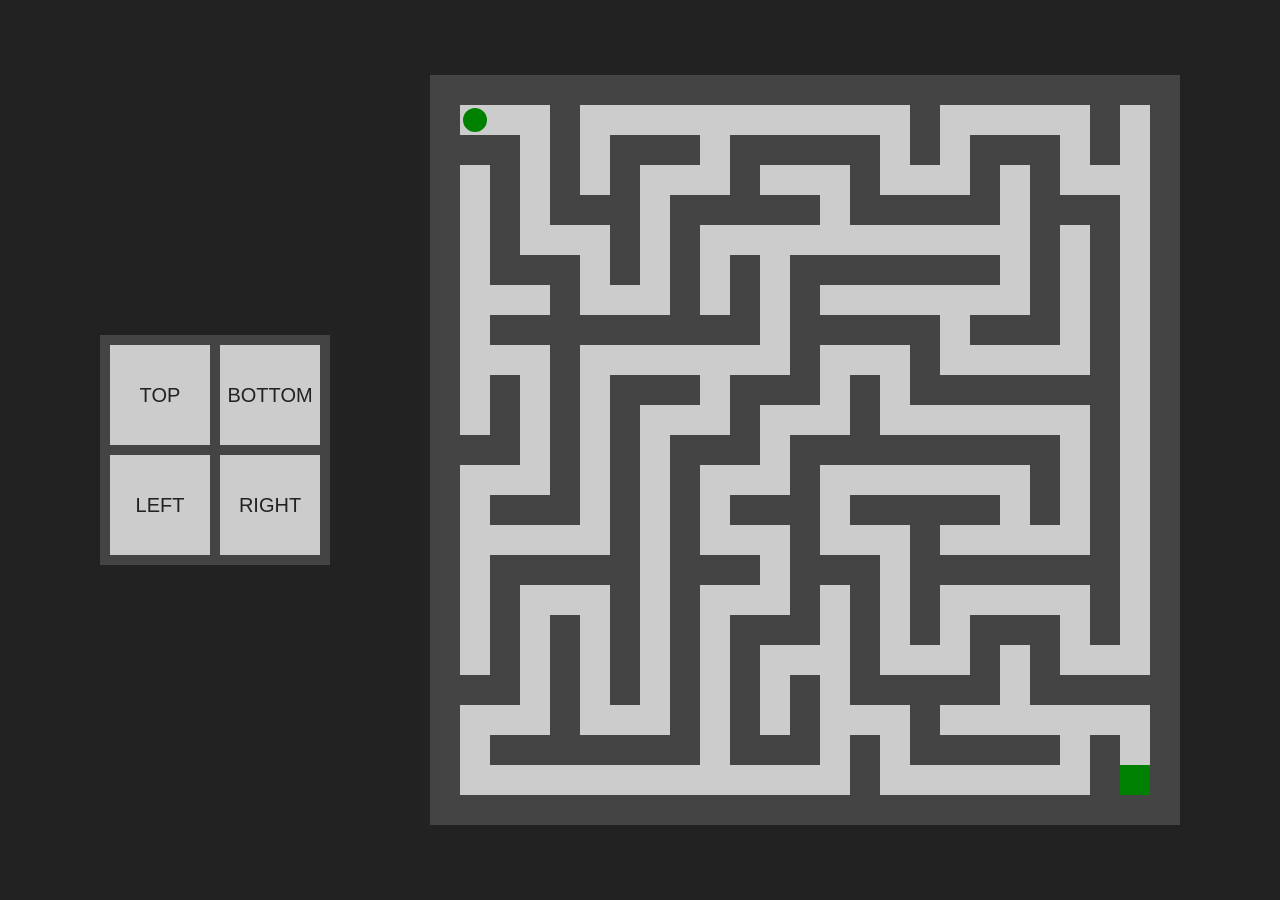
<file: JS_Mini_Projects/Projects/algo-maze.html>
<!DOCTYPE html>
<html lang="en">
<head>
    <meta charset="UTF-8">
    <meta name="viewport" content="width=device-width, initial-scale=1.0">
    <title>algo maze</title>
    <style>
        *{
            box-sizing: border-box;
            margin: 0;
            padding: 0;
        }
        body {
            background-color: #222;
            height: 100vh;
            display: flex;
            align-items: center;
            justify-content: center;
            gap: 100px;
        }
        #grid {
            background-color: aliceblue;
            display: grid;
            grid-template-columns: repeat(23, 30px);
            grid-template-rows: repeat(23, 30px);
            border: 30px solid #444;
            position: relative;
            cursor: cell;
        }
        .eff1 {
            background-color: #444;
        }
        .eff0 {
            background-color: #ccc;
        }
        #start {
            height: 30px;
            width: 30px;
            border: 3px solid #ccc;
            background-color: green;
            border-radius: 50%;
            top: 0; left: 0;
            position: absolute;
            z-index: 10;
            transition: 0.3s;
        }
        #end {
            height: 30px;
            width: 30px;
            background-color: green;
            bottom: 0; right: 0;
            position: absolute;
            z-index: 10;
        }
        .btns {
            background-color: #444;
            display: grid;
            grid-template-columns: repeat(2, 100px);
            grid-template-rows: repeat(2, 100px);
            padding: 10px;
            gap: 10px;
        }
        .btns div {
            background-color: #ccc;
            display: flex;
            align-items: center;
            justify-content: center;
            text-transform: uppercase;
            font-family:'Gill Sans', 'Gill Sans MT', Calibri, 'Trebuchet MS', sans-serif;
            font-size: 20px;
            color: #222;
            cursor: pointer;
            transition: 0.4s;
        }
        .btns div:hover {
            background-color: #444;
            color: #ccc;
        }
        p {
            color: rgb(250, 72, 72);
            font-family: system-ui;
            font-size: 20px;
            text-transform: uppercase;
            font-weight: 900;
            text-align: center;
            margin-bottom: 50px;
            display: none;
        }
    </style>
</head>
<body>

    <div class="dashboard">
        <p id="msg">maze completed !</p>
        <div class="btns">
            <div id="top">top</div>
            <div id="bottom">bottom</div>
            <div id="left">left</div>
            <div id="right">right</div>
        </div>
    </div>
    <div id="grid"></div>

    <script>

        let grid = document.getElementById("grid");
        let maze = [];
        for (let i = 0 ; i < 23 ; i++) {
            let row = [];
            for (let j = 0; j < 23; j++) {
                row[j] = 1;
            }
            maze.push(row);
        }
        maze[0][0] = 0;
        let stack = [];
        stack.push([0, 0]);
        while (stack.length > 0) {
            let last = [stack[stack.length - 1][0], stack[stack.length - 1][1]];
            let neighbors = [];
            if (last[0] - 2 >= 0 && maze[last[0] - 2][last[1]] == 1)
                neighbors.push([last[0] - 2, last[1]]);
            if (last[0] + 2 <= 22 && maze[last[0] + 2][last[1]] == 1)
                neighbors.push([last[0] + 2, last[1]]);
            if (last[1] - 2 >= 0 && maze[last[0]][last[1] - 2] == 1)
                neighbors.push([last[0], last[1] - 2]);
            if (last[1] + 2 <= 22 && maze[last[0]][last[1] + 2] == 1)
                neighbors.push([last[0], last[1] + 2]);
            if (neighbors.length > 0) {
                let mid = [];
                let index = Math.floor(Math.random() * neighbors.length);
                mid.push((last[0] + neighbors[index][0]) / 2);
                mid.push((last[1] + neighbors[index][1]) / 2);
                maze[neighbors[index][0]][neighbors[index][1]] = 0;
                maze[mid[0]][mid[1]] = 0;
                stack.push(neighbors[index])
            } else {
                stack.pop();
            }
            show_maze();
        }

        function show_maze() {
            let boxs = `<div id="start"></div><div id="end"></div>`;
            for (let i = 0 ; i < 23 ; i++) {
                for (let j = 0 ; j < 23 ; j++)
                    boxs += `<div class="box eff${maze[i][j]}"></div>`;
            };
            grid.innerHTML = boxs;
        }
        show_maze();


        /////////////////////////////////////////////////////////


        let Top = document.getElementById("top");
        let Bottom = document.getElementById("bottom");
        let Left = document.getElementById("left");
        let Right = document.getElementById("right");
        let msg = document.getElementById("msg");

        let x = 0;
        let y = 0;

        function move(dir) {    
            if (dir == "top") {
                if (y - 1 < 0 || maze[y - 1][x] == 1) return ;
                y = y - 1;
            } else if (dir == "bottom") {
                if (y + 1 > 22 || maze[y + 1][x] == 1) return ;
                 y = y + 1;
            } else if (dir == "left") {
                if (x - 1 < 0 || maze[y][x - 1] == 1) return ;
                x = x - 1;
            } else if (dir == "right") {
                if (x + 1 > 22 || maze[y][x + 1] == 1) return ;
                x = x + 1;
            }
            document.getElementById('start').style.transform = `translate(${x * 30}px, ${y * 30}px)`;
            if (y == 22 && x == 22) {
                msg.style.display = "flex";
                setTimeout( () => {
                    location.reload();
                }, 2000)
            }
        }


        Top.onclick = () => move("top");
        Bottom.onclick = () => move("bottom");
        Left.onclick = () => move("left");
        Right.onclick = () => move("right");

        document.addEventListener('keydown', (e)=> {
            if (e.key === "ArrowUp") move("top");
            if (e.key === "ArrowDown") move("bottom");
            if (e.key === "ArrowLeft") move("left");
            if (e.key === "ArrowRight") move("right");
        });


    </script>
</body>
</html>
</file>
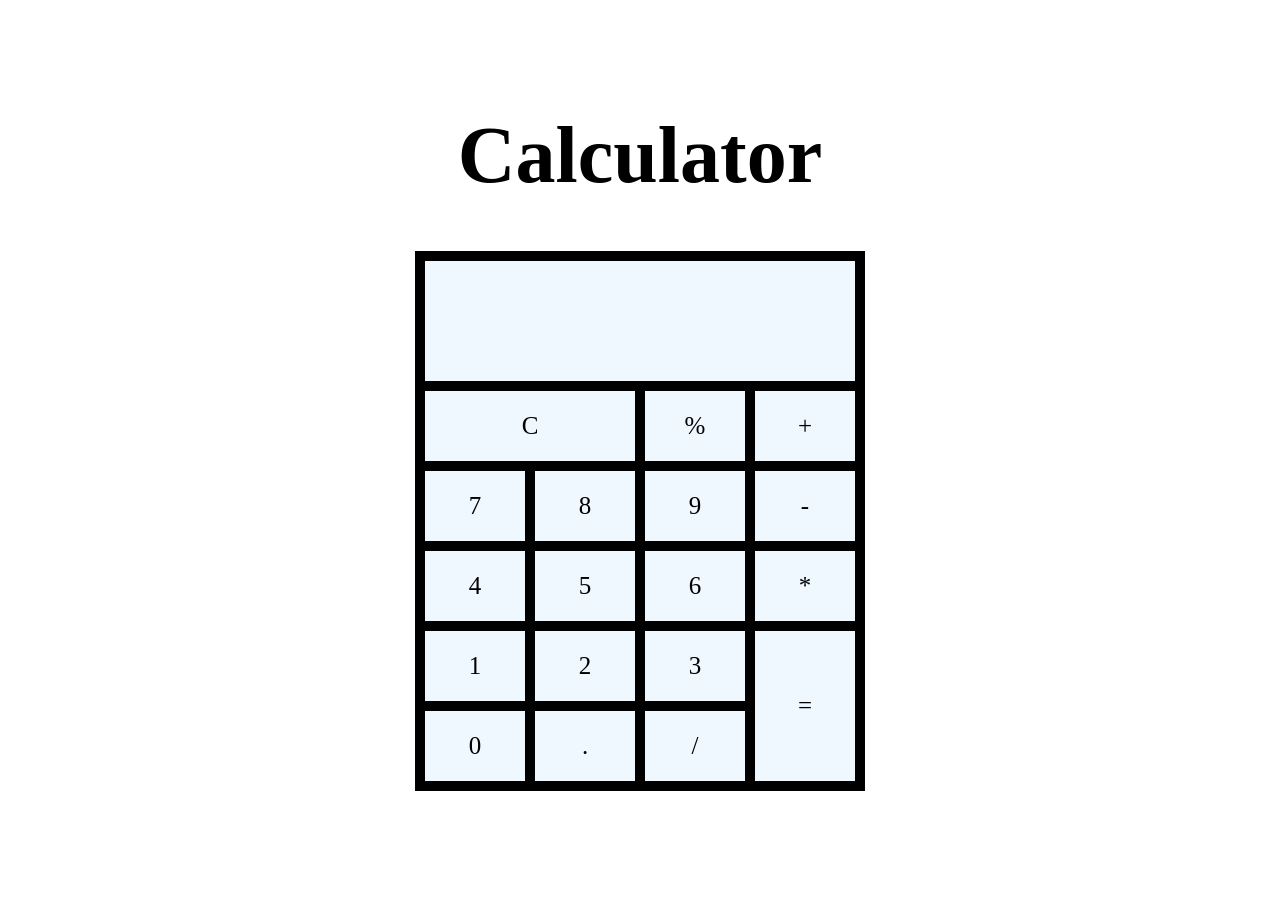
<file: JS_Mini_Projects/Projects/calculator.html>
<!DOCTYPE html>
<html lang="en">
<head>
    <meta charset="UTF-8">
    <meta name="viewport" content="width=device-width, initial-scale=1.0">
    <title>calculator</title>
    <style>
        * {
            margin: 0;
            padding: 0;
        }
        body {
            background-color: white;
            display: flex;
            align-items: center;
            justify-content: center;
            height: 100vh;
        }
        .container {
            display: flex;
            align-items: center;
            justify-content: center;
            flex-direction: column;
            gap: 50px;
        }
        h1 {
            font-size: 80px;
            font-family: cursive;
            color: black;
            text-transform: capitalize;
        }
        .calc {
            background-color: black;
            display: flex;
            align-items: center;
            justify-content: center;
            flex-direction: column;
            padding: 10px;
            gap: 10px;
        }
        .out {
            background-color: aliceblue;
            height: 120px;
            width: 390px;
            overflow: hidden;
            display: flex;
            align-items: center;
            justify-content: flex-end;
            padding: 0 20px;
            font-size: 30px;
            font-family: cursive;
            letter-spacing: 2px;
        }
        #boxs {
            display: grid;
            grid-template-columns: repeat(4, 100px);
            grid-template-rows: repeat(5, 70px);
            gap: 10px;
        }
        button {
            border: none;
            background-color: aliceblue;
            font-size: 25px;
            font-family: cursive;
            cursor: pointer;
        }
        button:hover {
            background-color: rgb(216, 229, 239);
        }
    </style>
</head>
<body>
    <div class="container">
        <h1>calculator</h1>
        <div class="calc">
            <div class="out"></div>
            <div id="boxs">
                <button data-data="c" style="grid-column: 2 span;">C</button>
                <button data-data="%">%</button>
                <button data-data="+">+</button>
                <button data-data="7">7</button>
                <button data-data="8">8</button>
                <button data-data="9">9</button>
                <button data-data="-">-</button>
                <button data-data="4">4</button>
                <button data-data="5">5</button>
                <button data-data="6">6</button>
                <button data-data="*">*</button>
                <button data-data="1">1</button>
                <button data-data="2">2</button>
                <button data-data="3">3</button>
                <button data-data="=" style="grid-row: 2 span;">=</button>
                <button data-data="0">0</button>
                <button data-data=".">.</button>
                <button data-data="/">/</button>
            </div>
        </div>
    </div>

    <script>
        let boxs = document.getElementById("boxs");
        let out = document.querySelector(".out");
        let num1 = "";
        let num2 = "";
        let op = "";
        let temp = 1;
        let f = 0;


        let calc = {
            "+": (a, b) => { return (Number(a) + Number(b)) },
            "-": (a, b) => { return (Number(a) - Number(b)) },
            "*": (a, b) => { return (Number(a) * Number(b)) },
            "/": (a, b) => { return (Number(a) / Number(b)) },
            "%": (a, b) => { return (Number(a) % Number(b)) }
        }

        boxs.addEventListener('click', (e) => {
            if (e.target.tagName !== "BUTTON") return ;
            let value = e.target.dataset.data;
            if (value == 'c') {
                out.innerHTML = "";
                num1 = "";
                num2 = "";
                op = "";
                return ;
            }
            if (['%', '/', '+', '-', '*'].includes(value)) {
                if (num1 == "") return ;
                else if (num2 == "") {
                    op = value;
                    out.innerHTML = num1;
                    out.innerHTML += value;
                } else {
                    num1 = calc[op](num1, num2);
                    out.innerHTML = num1;
                    out.innerHTML += value;
                    op = value;
                    num2 = "";
                }
                temp = 1;
                f = 0;
                return ;
            }
            if (value == '=') {
                if (num1 == "" || num2 == "") return ;
                num1 = calc[op](num1, num2);
                out.innerHTML = num1;
                op = "";
                num2 = "";
                return ;
            }
            out.innerHTML += value;
            if (op == "") {
                if (value == "." || temp == 0) {
                    if (temp == 0)  {
                        f = (f * 10) + Number(value);
                    }   
                    temp = 0;
                }
                if (temp == 1)
                    num1 = (Number(num1) * 10) + Number(value);
                num1 = Number(`${Math.trunc(num1)}.${f}`);
            }
            else {
                if (value == "." || temp == 0) {
                    if (temp == 0)
                        f = (f * 10) + Number(value);  
                    temp = 0;
                }
                if (temp == 1)
                    num2 = (Number(num2) * 10) + Number(value);
                num2 = Number(`${Math.trunc(num2)}.${f}`);
            }
        })

    </script>
</body>
</html>
</file>
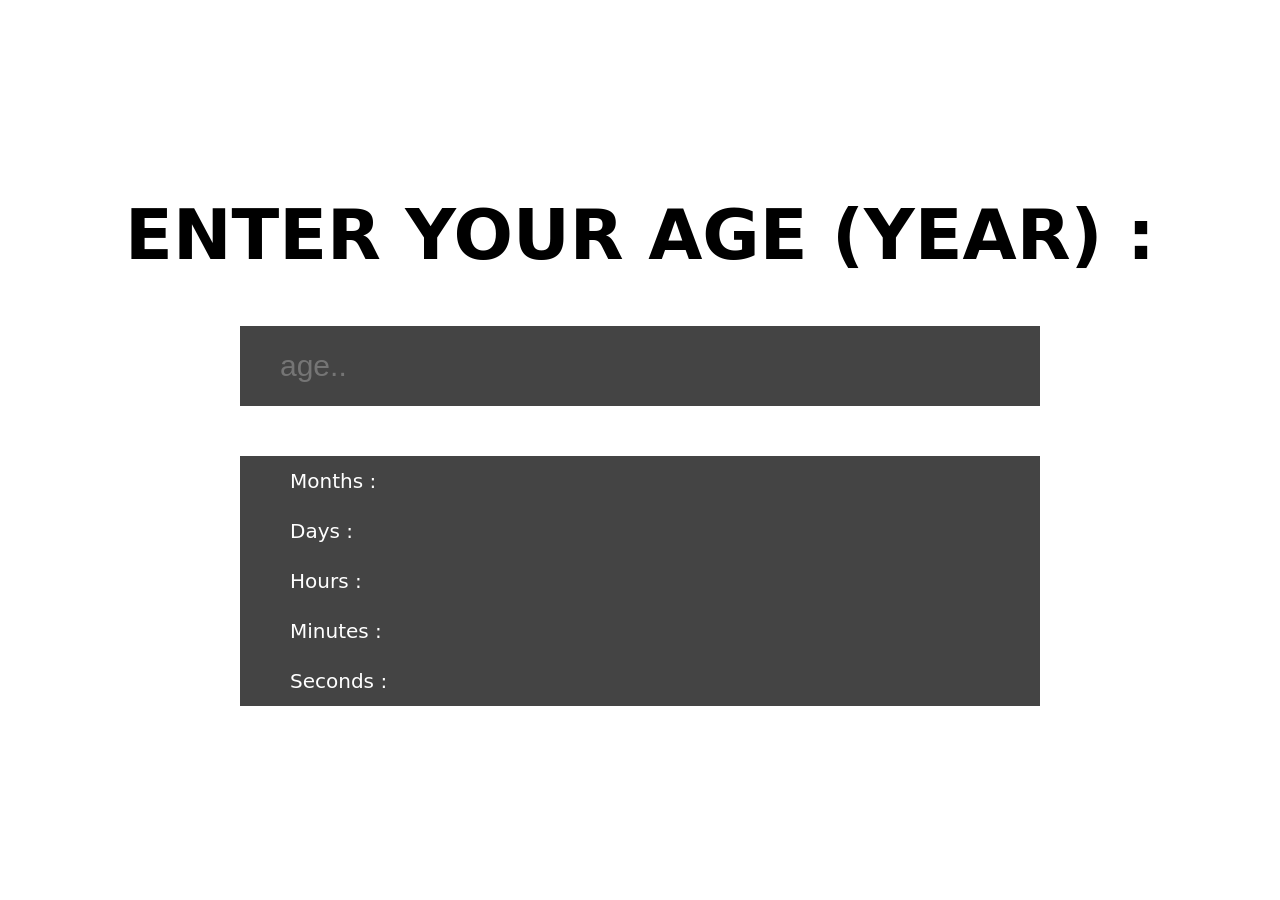
<file: JS_Mini_Projects/Projects/exact-age.html>
<!DOCTYPE html>
<html lang="en">
<head>
    <meta charset="UTF-8">
    <meta name="viewport" content="width=device-width, initial-scale=1.0">
    <title>exact age</title>
    <style>
        * {
            box-sizing: border-box;
            margin: 0;
            padding: 0;
        }
        body {
            background-color: white;
            display: flex;
            align-items: center;
            justify-content: center;
            flex-direction: column;
            height: 100vh;
            gap: 50px;
        }
        h1 {
            color: black;
            font-size: 70px;
            font-family: system-ui;
            text-transform: uppercase;
        }
        input {
            height: 50px;
            outline: none;
            border: none;
            background-color: #444;
            color: white;
            padding: 0 40px;
            font-size: 25px;
        }
        #age {
            width: 800px;
            font-size: 30px;
            height: 80px;
        }
        .inp {
            background-color: #444;
            width: 800px;
            display: flex;
            align-items: center;
            justify-content: center;
        }
        .inp small {
            color: white;
            font-size: 20px;
            margin-left: 50px;
            font-family: system-ui;
        }
        .inp input {
            flex: 1;
        }
    </style>
</head>
<body>
    
    <h1>Enter your Age (year) :</h1>
    <input type="number" id="age" placeholder="age..">
    <div class="out">
        <div class="inp">
            <small>Months : </small>
            <input type="number" id="Months" readonly>
        </div>
        <div class="inp">
            <small>Days : </small>
            <input type="number" id="Days" readonly>
        </div>
        <div class="inp">
            <small>Hours : </small>
            <input type="number" id="Hours" readonly>
        </div>
        <div class="inp">
            <small>Minutes : </small>
            <input type="number" id="Minutes" readonly>
        </div>
        <div class="inp">
            <small>Seconds : </small>
            <input type="number" id="Seconds" readonly>
        </div>
    </div>

    <script>
        let age = document.getElementById("age");
        let Months = document.getElementById("Months");
        let Days = document.getElementById("Days");
        let Hours = document.getElementById("Hours");
        let Minutes = document.getElementById("Minutes");
        let Seconds = document.getElementById("Seconds");


        age.addEventListener('input', () => {
            let value = age.value;
            Months.value = value * 12;
            Days.value = value * 12 * 30;
            Hours.value = value * 12 * 30 * 24;
            Minutes.value = value * 12 * 30 * 24 * 60;
            Seconds.value = value * 12 * 30 * 24 * 60 * 60;
        });
    </script>

</body>
</html>
</file>
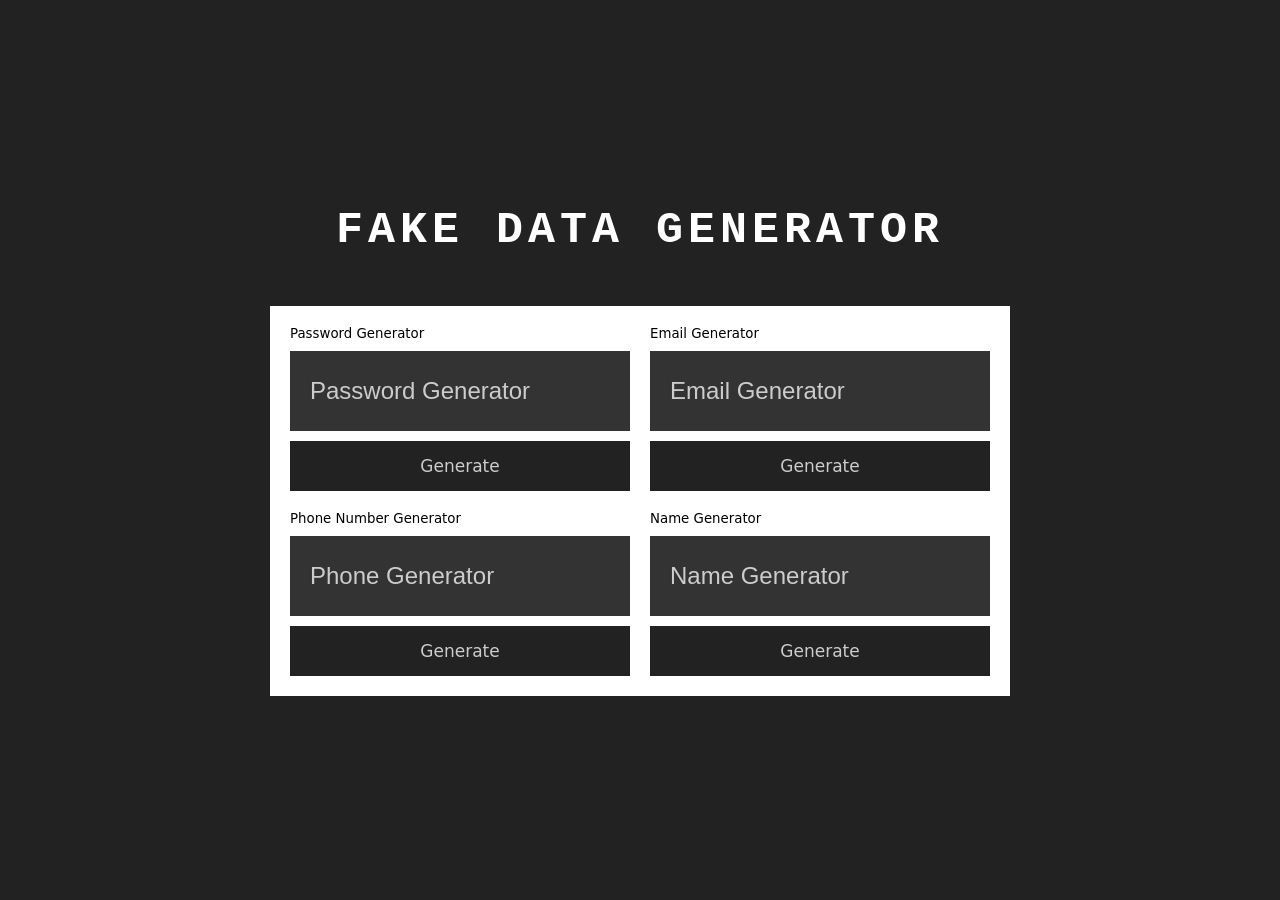
<file: JS_Mini_Projects/Projects/fake-data-generator.html>
<!DOCTYPE html>
<html lang="en">
<head>
    <meta charset="UTF-8">
    <meta name="viewport" content="width=device-width, initial-scale=1.0">
    <title>password-generator</title>
    <style>
        * {
            box-sizing: border-box;
            margin: 0;
            padding: 0;
        }
        body {
            background-color: #222;
            display: flex;
            align-items: center;
            justify-content: center;
            flex-direction: column;
            gap: 50px;
            height: 100vh;
        }
        .container {
            background-color: white;
            padding: 20px;
            display: grid;
            grid-template-columns: repeat(2, 1fr);
            gap: 20px;      
        }
        h1 {
            font-family: 'Courier New', Courier, monospace;
            letter-spacing: 5px;
            color: white;
            font-size: 45px;
            text-transform: uppercase;
        }
        .inp {
            background-color: #333;
            display: flex;
            align-items: center;
            justify-content: center;
            padding: 5px;
            padding: 10px 20px;
        }
        .inp input {
            background-color: transparent;
            outline: none;
            border: none;
            height: 60px;
            width: 300px;
            color: aliceblue;
            font-size: 24px;
        }
        .inp p {
            color: white;
            font-family: cursive;
            text-transform: uppercase;
        }
        .box {
            display: flex;
            align-items: center;
            justify-content: center;
            flex-direction: column;
            gap: 10px;
        }
        button {
            width: 100%;
            border: none;
            color: #ccc;
            background-color: #222;
            height: 50px;
            cursor: pointer;
            font-family: system-ui;
            font-size: 17px;
            text-transform: capitalize;
        }
        input::placeholder {
            color: #ccc;
        }
        small {
            font-family: system-ui;
            width: 100%;
            text-align: start;
            font-weight: 500;
        }
    </style>
</head>
<body>

    <h1>Fake Data Generator</h1>
    <div class="container">
        <div class="box">
            <small>Password Generator</small>
            <div class="inp">
                <input id="inpP" type="text" placeholder="Password Generator" readonly>
                <!-- <p>copy</p> -->
            </div>
            <button id="btnP">generate</button>
        </div>
        <div class="box">
            <small>Email Generator</small>
            <div class="inp">
                <input id="inpE" type="text" placeholder="Email Generator" readonly>
                <!-- <p>copy</p> -->
            </div>
            <button id="btnE">generate</button>
        </div>
        <div class="box">
            <small>Phone Number Generator</small>
            <div class="inp">
                <input id="inpH" type="text" placeholder="Phone Generator" readonly>
                <!-- <p>copy</p> -->
            </div>
            <button id="btnH">generate</button>
        </div>
        <div class="box">
            <small>Name Generator</small>
            <div class="inp">
                <input id="inpN" type="text" placeholder="Name Generator" readonly>
                <!-- <p>copy</p> -->
            </div>
            <button id="btnN">generate</button>
        </div>
    </div>

    <script>

        let Names = [
            ["Ahmed", "Mohammad", "Mehdi", "Adam", "Kamal"],
            ["Ali", "Omar", "Hassan", "Hussein", "Youssef"],
            ["Ibrahim", "Ismail", "Mahmoud", "Mustafa", "Hamza"],
            ["Bilal", "Tariq", "Khalid", "Walid", "Sami"],
            ["Samir", "Karim", "Nabil", "Adnan", "Ayman"],
            ["Faisal", "Farid", "Rami", "Zaid", "Ziyad"],
            ["Amir", "Anas", "Ammar", "Basim", "Bashir"],
            ["Dawood", "Elias", "Emad", "Fadi", "Fahad"],
            ["Hadi", "Hakim", "Hani", "Jamal", "Jibril"],
            ["Laith", "Majid", "Marwan", "Mazen", "Munir"],
            ["Nasser", "Nawaf", "Qasim", "Rashid", "Salim"],
            ["Salman", "Saeed", "Shadi", "Tamer", "Waleed"],
            ["Yasin", "Yahya", "Zakariya", "Zakaria", "Abbas"],
            ["Abdul", "Abdullah", "Abdulrahman", "Abdulaziz", "Abdulmalik"],
            ["Adeel", "Arif", "Asad", "Atif", "Azhar"],
            ["Badr", "Fahim", "Fawaz", "Ghassan", "Hisham"],
            ["Imran", "Irfan", "Jalal", "Jawad", "Kareem"],
            ["Luqman", "Mansoor", "Murtaza", "Noman", "Owais"],
            ["Parvez", "Rauf", "Rayan", "Sabir", "Shahzad"],
            ["Sohail", "Talha", "Usman", "Waqar", "Younis"]
        ];

        // Password
        let inpP = document.getElementById("inpP");
        let btnP = document.getElementById("btnP");

        // Email
        let inpE = document.getElementById("inpE");
        let btnE = document.getElementById("btnE");

        // Phone
        let inpH = document.getElementById("inpH");
        let btnH = document.getElementById("btnH");

        // Name
        let inpN = document.getElementById("inpN");
        let btnN = document.getElementById("btnN");

        btnP.onclick = function () {
        
            let password = "";
            for (let i = 0 ; i < 3 ; i++) {
                if (i == 0) {
                    password += Names[Math.floor(Math.random() * 19)][Math.floor(Math.random() * 5)];
                    password += ".";
                }
                if (i == 1) {
                    let Numbers = "0123456789";
                    for (let j = 0 ; j < Math.floor(Math.random() * (5 - 3 + 1) + 3) ; j++) {
                        password += Numbers[Math.floor(Math.random() * 10)];
                    }
                }
                if (i == 2) {
                    let symbols = "!@#$%^&*()";
                    for (let j = 0 ; j < Math.floor(Math.random() * (3 - 1 + 1) + 3) ; j++) {
                        password += symbols[Math.floor(Math.random() * 10)];
                    }
                }
            }
            inpP.value = password;
        }

        btnE.onclick = function () {
        
            let email = "";
            for (let i = 0 ; i < 2 ; i++) {
                if (i == 0) {
                    email += Names[Math.floor(Math.random() * 19)][Math.floor(Math.random() * 5)];
                    email += email[0] + ".";
                }
                if (i == 1) {
                    let Numbers = "0123456789";
                    for (let j = 0 ; j < Math.floor(Math.random() * (4 - 3 + 1) + 3) ; j++) {
                        email += Numbers[Math.floor(Math.random() * 10)];
                    }
                }
            }
            email += "@gmail.com";
            inpE.value = email;
        }

        btnH.onclick = function () {
            let numbers = "0123456789";
            let phone = "+212 ";
            for (let i = 0 ; i < 9 ; i++) {
                phone += numbers[Math.floor(Math.random() * 10)];
            }
            inpH.value = phone;
        }

        btnN.onclick = function () {
            inpN.value = Names[Math.floor(Math.random() * 20)][Math.floor(Math.random() * 5)];
        }

    </script>

</body>
</html>
</file>
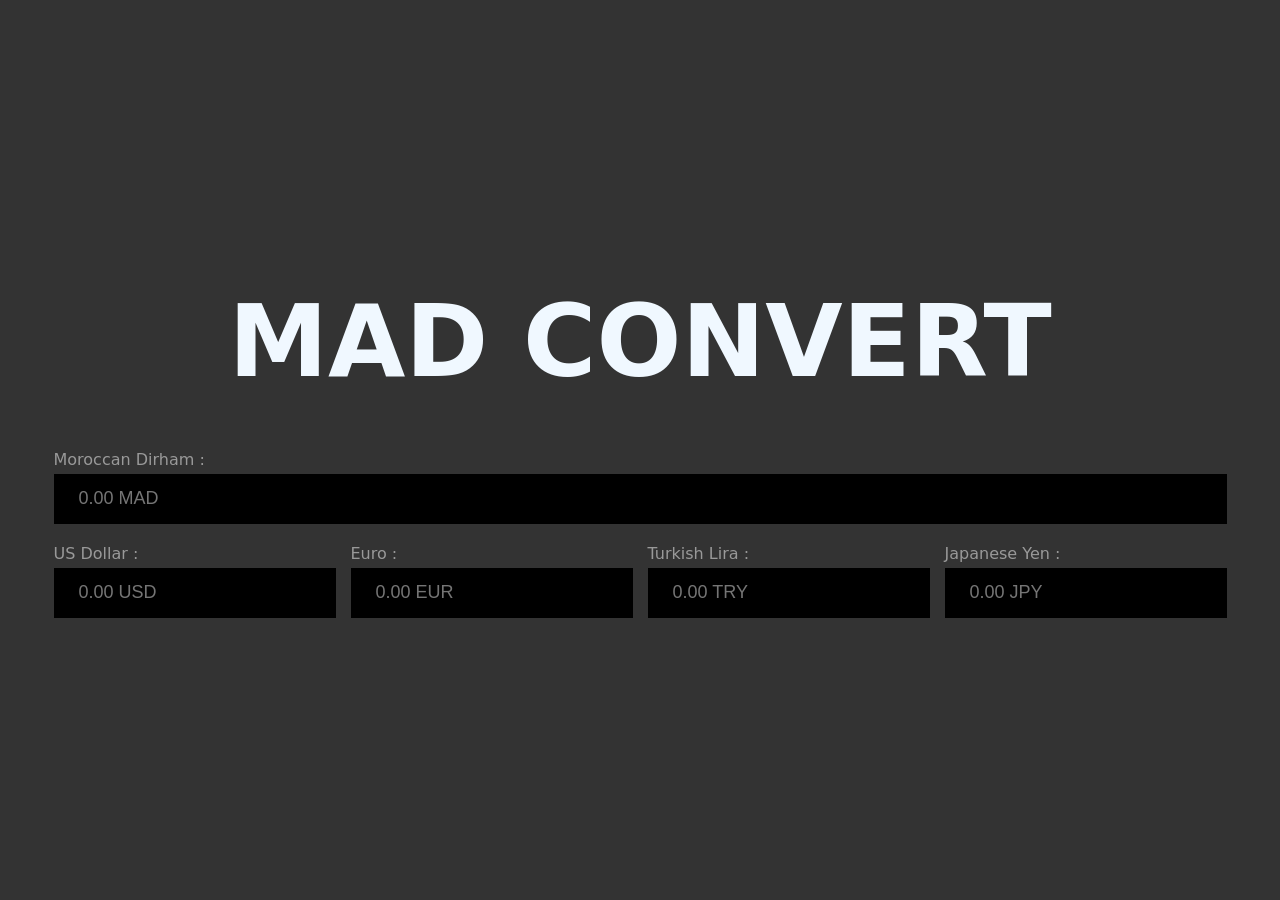
<file: JS_Mini_Projects/Projects/mad-convert.html>
<!DOCTYPE html>
<html lang="en">
<head>
    <meta charset="UTF-8">
    <meta name="viewport" content="width=device-width, initial-scale=1.0">
    <title>mad convert</title>
    <style>
        * {
            box-sizing: border-box;
            margin: 0;
            padding: 0;
        }           
        html {
            display: flex;
            align-items: center;
            justify-content: center;
            height: 100vh;
            background-color: #333;
        }
        h1 {
            color: aliceblue;
            text-align: center;
            font-family: system-ui;
            text-transform: uppercase;
            font-size: 100px;
            margin-bottom: 50px;
        }
        input {
            height: 50px;
            background-color: #000;
            padding: 0 25px;
            border: none;
            outline: none;
            width: 100%;
            color: aliceblue;
            font-size: 18px;
            transition: 0.5s;
        }
        input:focus {
            transform: scale(1.1);
        }
        .container {
            display: flex;
            align-items: center;
            justify-content: center;
            flex-direction: column;
            gap: 20px;
        }
        .inpts {
            display: flex;
            align-items: center;
            justify-content: center;
            gap: 15px;
        }
        .inp {
            width: 100%;
            display: flex;
            align-items: center;
            flex-direction: column;
        }
        small {
            color: #999;
            font-family: system-ui;
            text-align: start;
            font-size: 16px;
            margin-bottom: 5px;
            width: 100%;
        }
    </style>
</head>
<body>
    

    <h1>mad convert</h1>
    <div class="container">
        <div class="inp">
            <small>Moroccan Dirham : </small>
            <input type="number" class="mad" id="MAD" placeholder="0.00 MAD">
        </div>
        <div class="inpts">
            <div class="inp">
                <small>US Dollar :</small>
                <input type="number" class="mad" id="USD" placeholder="0.00 USD">
            </div>
            <div class="inp">
                <small>Euro :</small>
                <input type="number" class="mad" id="EUR" placeholder="0.00 EUR">
            </div>
            <div class="inp">
                <small>Turkish Lira :</small>
                <input type="number" class="mad" id="TRY" placeholder="0.00 TRY">
            </div>
            <div class="inp">
                <small>Japanese Yen :</small>
                <input type="number" class="mad" id="JPY" placeholder="0.00 JPY">
            </div>
        </div>
    </div>


    <script>

        let MAD = document.getElementById("MAD");
        let USD = document.getElementById("USD");
        let EUR = document.getElementById("EUR");
        let TRY = document.getElementById("TRY");
        let JPY = document.getElementById("JPY");

        MAD.addEventListener('input', () => {
            let value = MAD.value;
            USD.value = (value * 0.10).toFixed(2);
            EUR.value = (value * 0.09).toFixed(2);
            TRY.value = (value * 3.40).toFixed(2);
            JPY.value = (value * 14.50).toFixed(2);
        });

        USD.addEventListener('input', () => {
            let value = USD.value;
            MAD.value = (value * 10.00).toFixed(2);
            EUR.value = (value * 0.90).toFixed(2);
            TRY.value = (value * 34.00).toFixed(2);
            JPY.value = (value * 145.00).toFixed(2);
        });

        EUR.addEventListener('input', () => {
            let value = EUR.value;
            MAD.value = (value * 11.11).toFixed(2);
            USD.value = (value * 1.11).toFixed(2);
            TRY.value = (value * 37.77).toFixed(2);
            JPY.value = (value * 161.11).toFixed(2);
        });

        TRY.addEventListener('input', () => {
            let value = TRY.value;
            MAD.value = (value * 0.29).toFixed(2);
            USD.value = (value * 0.029).toFixed(4); 
            EUR.value = (value * 0.026).toFixed(4);
            JPY.value = (value * 4.26).toFixed(2);
        });

        JPY.addEventListener('input', () => {
            let value = JPY.value;
            MAD.value = (value * 0.069).toFixed(2);
            USD.value = (value * 0.0069).toFixed(4);
            EUR.value = (value * 0.0062).toFixed(4);
            TRY.value = (value * 0.23).toFixed(2);
        });
    </script>
</body>
</html>
</file>
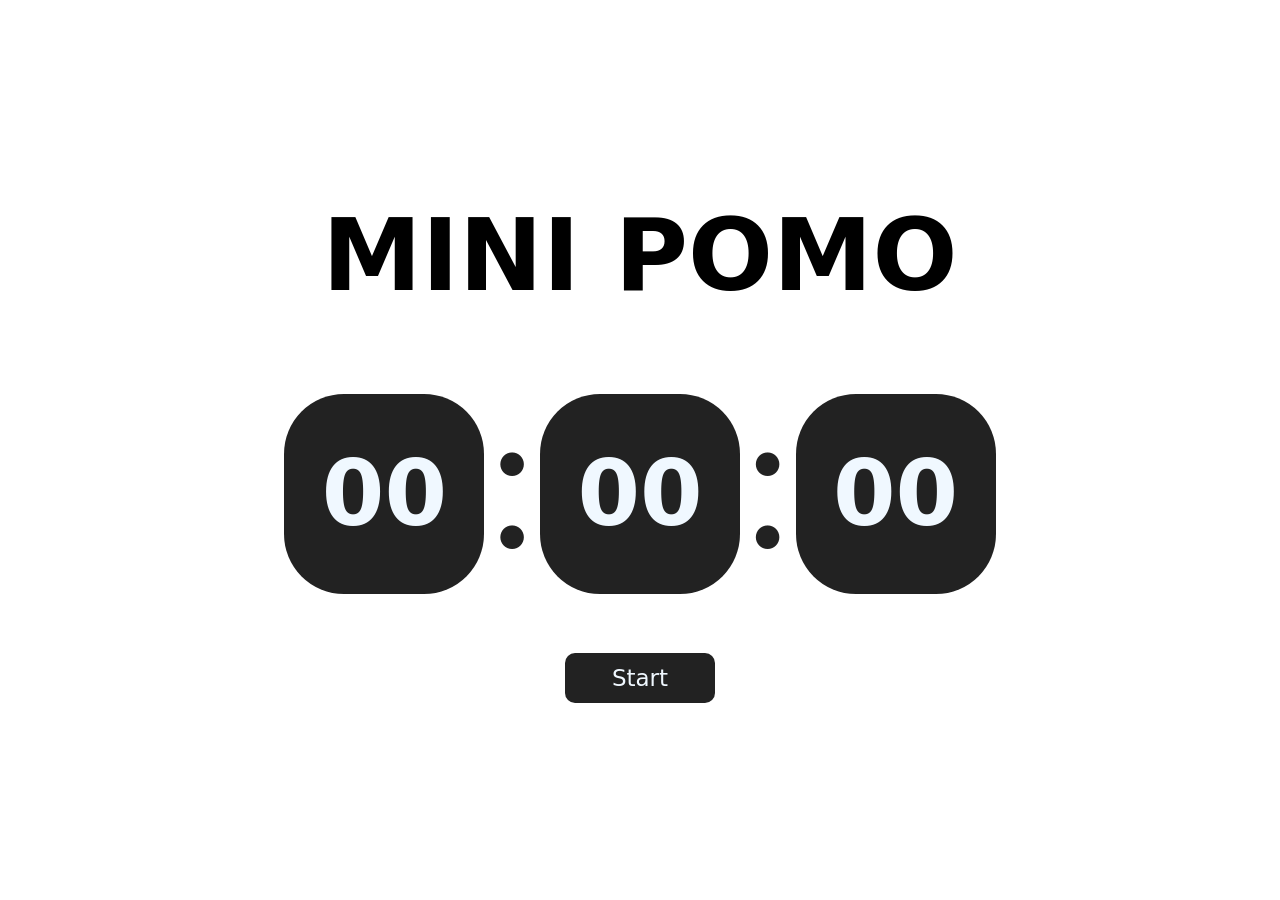
<file: JS_Mini_Projects/Projects/mini-pomo.html>
<!DOCTYPE html>
<html lang="en">
<head>
    <meta charset="UTF-8">
    <meta name="viewport" content="width=, initial-scale=1.0">
    <title>mini pomo</title>

    <style>
        * {
            box-sizing: border-box;
            margin: 0;
            padding: 0;
        }
        body {
            height: 100vh;
            display: flex;
            align-items: center;
            justify-content: center;
            flex-direction: column;
            gap: 50px;
        }
        h1 {
            font-family: system-ui;
            font-size: 100px;
            text-transform: uppercase;
        }
        .container {
            display: flex;
            align-items: center;
            justify-content: center;
            flex-direction: column;
            gap: 30px;
        }
        .timer {
            display: flex;
            align-items: center;
            justify-content: center;
        }
        .box {
            height: 200px;
            border-radius: 60px;
            width: 200px;
            background-color: #222;
            color: aliceblue;
            font-size: 90px;
            display: flex;
            align-items: center;
            justify-content: center;
            font-family: system-ui;
            font-weight: bold;
        }
        .dp {
            font-size: 200px;
            display: flex;
            align-items: center;
            justify-content: center;
            margin-bottom: 30px;
            color: #222;
        }
        button {
            background-color: #222;
            color: aliceblue;
            border: none;
            border-radius: 10px;
            font-family: system-ui;
            height: 50px;
            width: 150px;
            font-size: 23px;
            cursor: pointer;
        }
    </style>

</head>
<body>
    

    <h1>mini pomo</h1>

    <div class="container">
        <div class="timer">
            <div class="box" id="h">00</div>
            <div class="dp">:</div>
            <div class="box" id="m">00</div>
            <div class="dp">:</div>
            <div class="box" id="s">00</div>
        </div>
        <button id="btn">Start</button>
    </div>


    <script>
        let btn = document.getElementById("btn");
        let h = document.getElementById("h");
        let m = document.getElementById("m");
        let s = document.getElementById("s");
        let mod = 'Start';
        let sec;

        btn.addEventListener('click', () => {
            if (mod == 'Start') {
                btn.innerHTML = "Stop";
                mod = "Stop";
                sec = setInterval(() => {
                    if (Number(s.innerHTML) < 59) {
                        let new_time = Number(s.innerHTML) + 1;
                        if (new_time < 10) s.innerHTML = '0' + new_time;
                        else s.innerHTML = Number(s.innerHTML) + 1;
                    } else {
                        let new_time = Number(m.innerHTML) + 1;
                        if (new_time < 10) m.innerHTML = '0' + new_time;
                        else m.innerHTML = Number(m.innerHTML) + 1;
                        s.innerHTML = "00";
                    }
                    if (Number(m.innerHTML) == 59) {
                        let new_time = Number(h.innerHTML) + 1;
                        if (new_time < 10) h.innerHTML = '0' + new_time;
                        else h.innerHTML = Number(h.innerHTML) + 1;
                        m.innerHTML = "00";
                        s.innerHTML = "00";
                    }
                }, 1000);
            } else {
                btn.innerHTML = "Start";
                mod = "Start";
                h.innerHTML = "00";
                m.innerHTML = "00";
                s.innerHTML = "00";
                clearInterval(sec);
            }
        });
    </script>

</body>
</html>
</file>
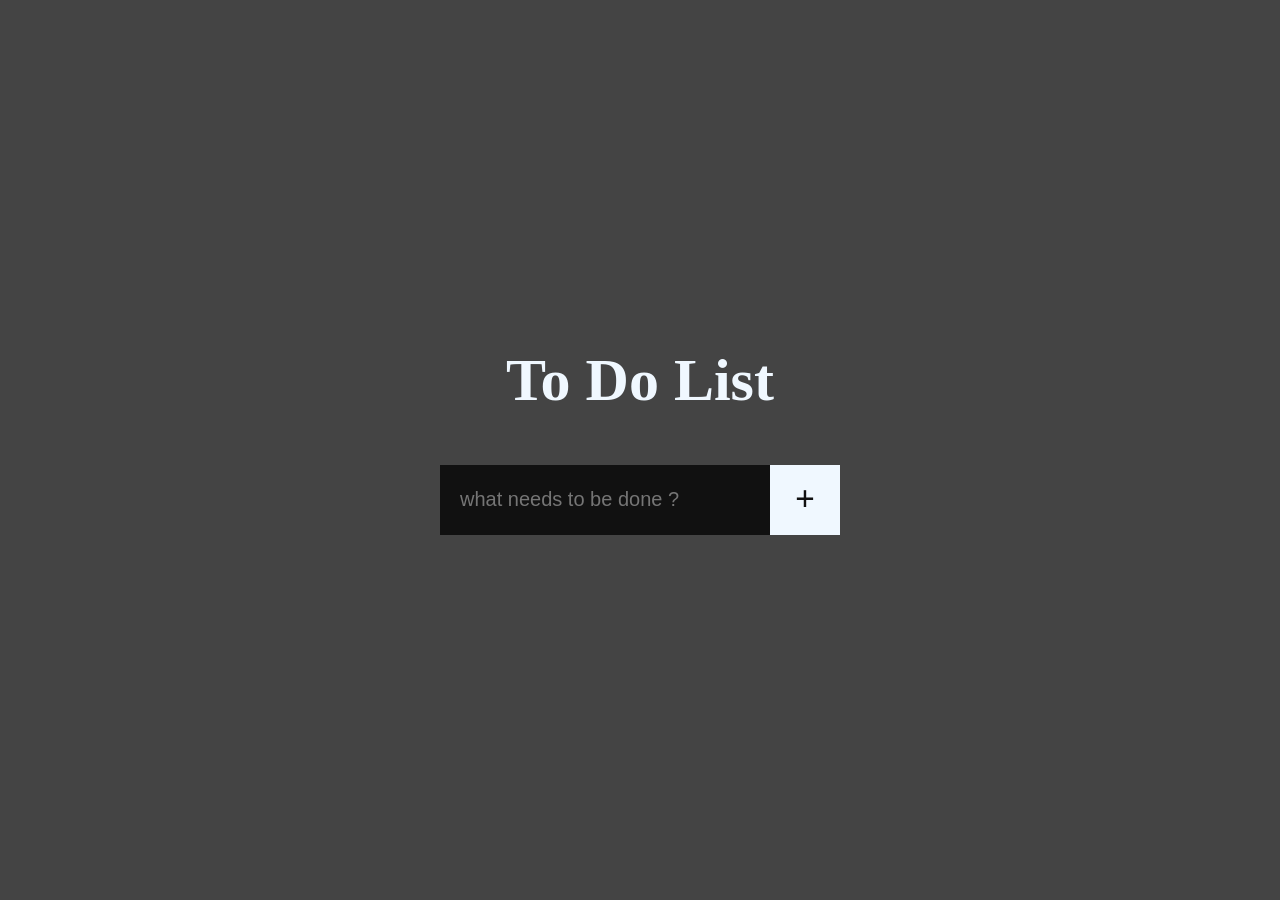
<file: JS_Mini_Projects/Projects/to-do-list.html>
<!DOCTYPE html>
<html lang="en">
<head>
    <meta charset="UTF-8">
    <meta name="viewport" content="width=device-width, initial-scale=1.0">
    <title>to-do-list</title>
    <style>
        * {
            box-sizing: border-box;
            margin: 0;
            padding: 0;
        }
        body {
            background-color: #444;
            display: flex;
            align-items: center;
            justify-content: center;
            flex-direction: column;
            height: 100vh;
            gap: 20px;
        }
        ::selection {
            background-color: aliceblue;
            color: #444;
        }
        h1 {
            font-family: cursive;
            text-transform: capitalize;
            font-size: 60px;
            color: aliceblue;
            margin-bottom: 30px;
        }
        .inp {
            background-color: #111;
            width: 400px;
            display: flex;
            align-items: center;
            justify-content: center;
            gap: 20px;
        }
        .inp input {
            height: 60px;
            background-color: transparent;
            border: none;
            padding-left: 20px;
            outline: none;
            color: aliceblue;
            font-size: 20px;
            flex: 1;
        }
        .inp small {
            color: #111;
            background-color: aliceblue;
            font-size: 35px;
            font-weight: 900;
            padding: 15px 25px;
            cursor: pointer;
            transition: 0.5s;
        }
        .inp small:hover {
            background-color: rgb(188, 240, 188);
        }
        .taks {
            display: flex;
            align-items: center;
            justify-content: center;
            width: 400px;
            gap: 10px;
            flex-direction: column;
        }
        .tax {
            background-color: aliceblue;
            padding-left: 20px;
            display: flex;
            align-items: center;
            justify-content: space-between;
            width: 100%;
            transition: 0.5s;
        }
        .tax:hover {
            box-shadow: 5px 5px 0px #000;
            transform: translateX(10px);
        }
        .tax p, .tax small {
            font-family: system-ui;
            text-transform: capitalize;
            font-size: 16px;
            cursor: pointer;
        }
        .tax small {
            background-color: #000;
            color: aliceblue;
            padding: 20px 10px;
            transition: 0.5s;
        }
        .tax small:hover {
            background-color: rgb(160, 2, 2);
        }
    </style>
</head>
<body>


    <h1>to do list</h1>
    
    <div class="inp">
        <input class="inp" type="text" placeholder="what needs to be done ?">
        <small class="add">+</small>
    </div>
    <div class="taks"></div>

    <script>
        let taks = document.querySelector(".taks");
        let add = document.querySelector(".add");
        let inp = document.querySelector("input");

        let arr = [];
        if (localStorage.getItem("data") != null){
            arr = JSON.parse(localStorage.getItem("data"));
        }
        
        function show() {
            let tax = "";
            for (let i = 0; i < arr.length; i++) {
                tax += `
                <div class="tax">
                    <p>${arr[i]}</p>
                    <small data-id="${i}" class="delete">delete</small>
                    </div>
                    `
                }
                taks.innerHTML = tax;
            }
            
        add.addEventListener('click', () => {
                if (inp.value == "") return ;
                arr.unshift(inp.value);
                localStorage.setItem("data", JSON.stringify(arr));
                arr = JSON.parse(localStorage.getItem("data"));
                inp.value = "";
                show(); 
            });
        show();
            
        taks.addEventListener('click', (e)=> {
            if (e.target.tagName == 'SMALL') {
                let index = e.target.dataset.id;
                arr.splice(index, 1);
                localStorage.setItem("data", JSON.stringify(arr));
                show();
            }
        });
    </script>
</body>
</html>
</file>
